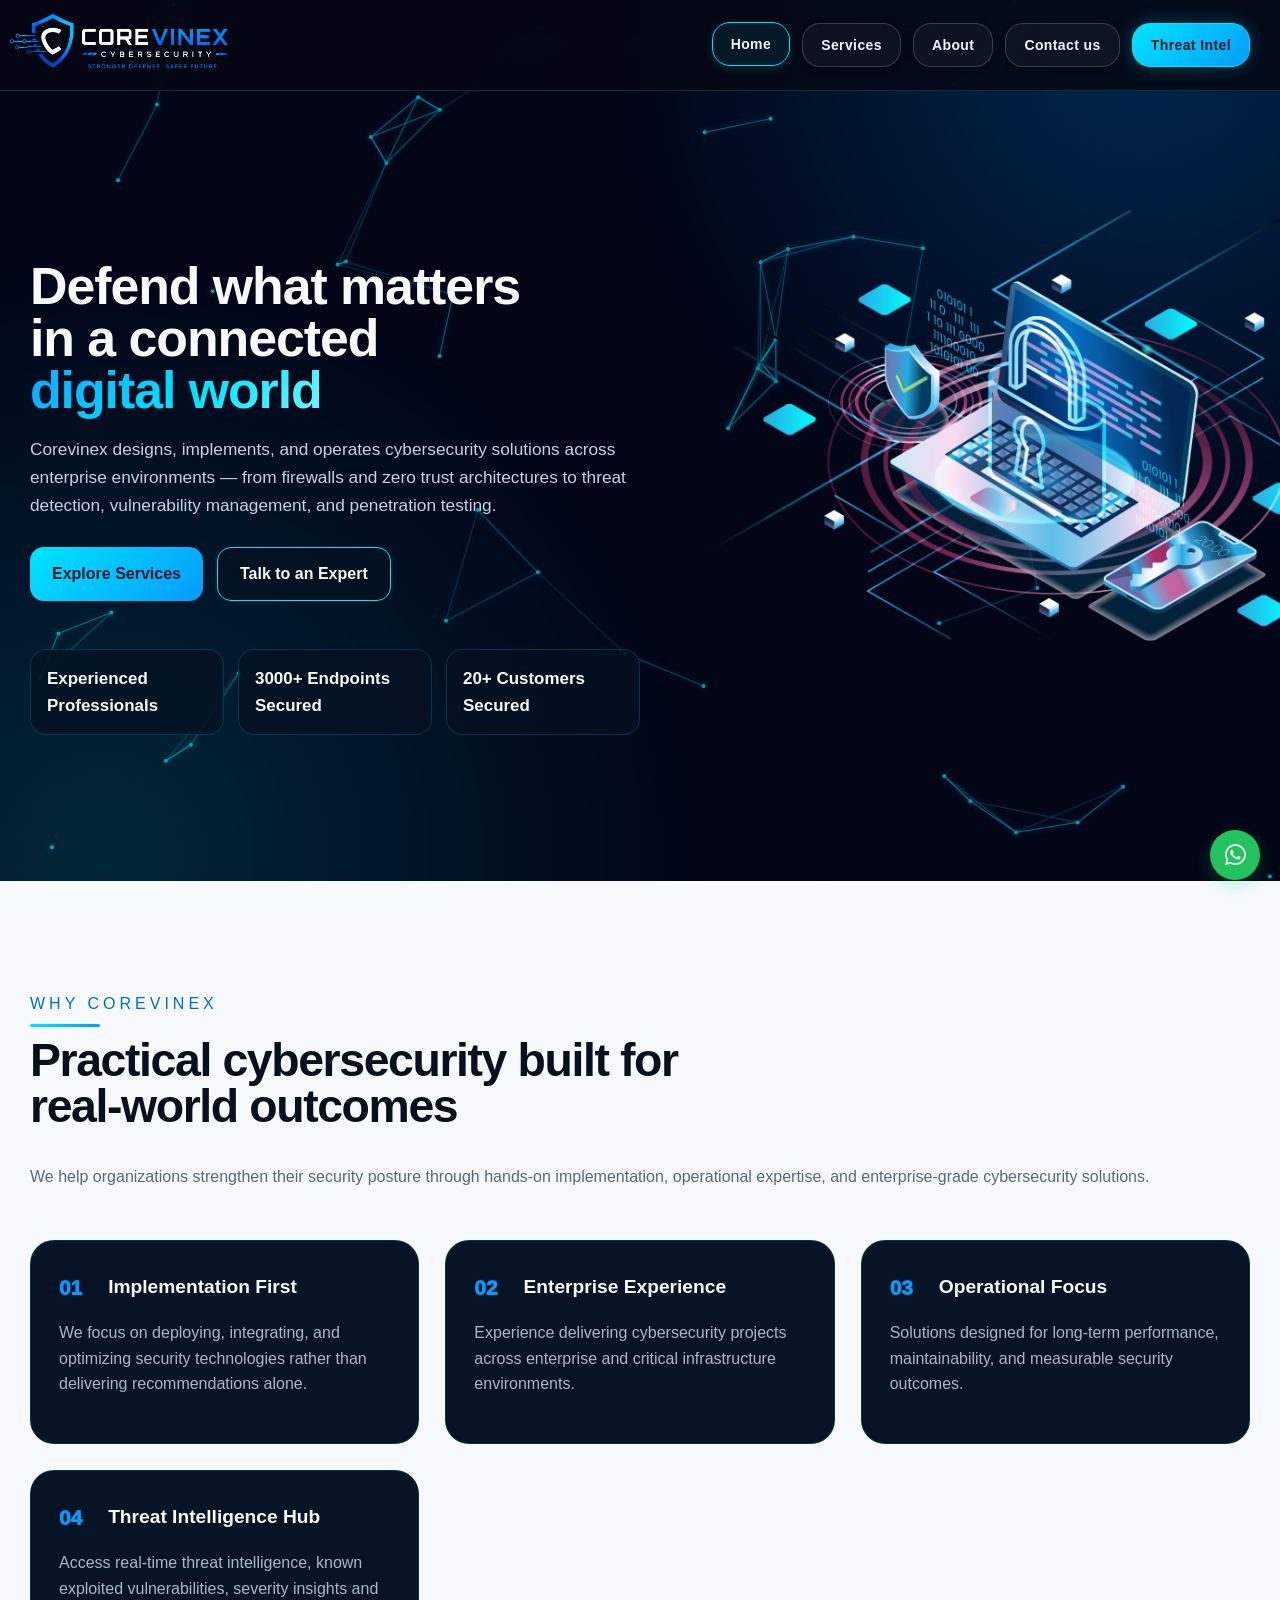
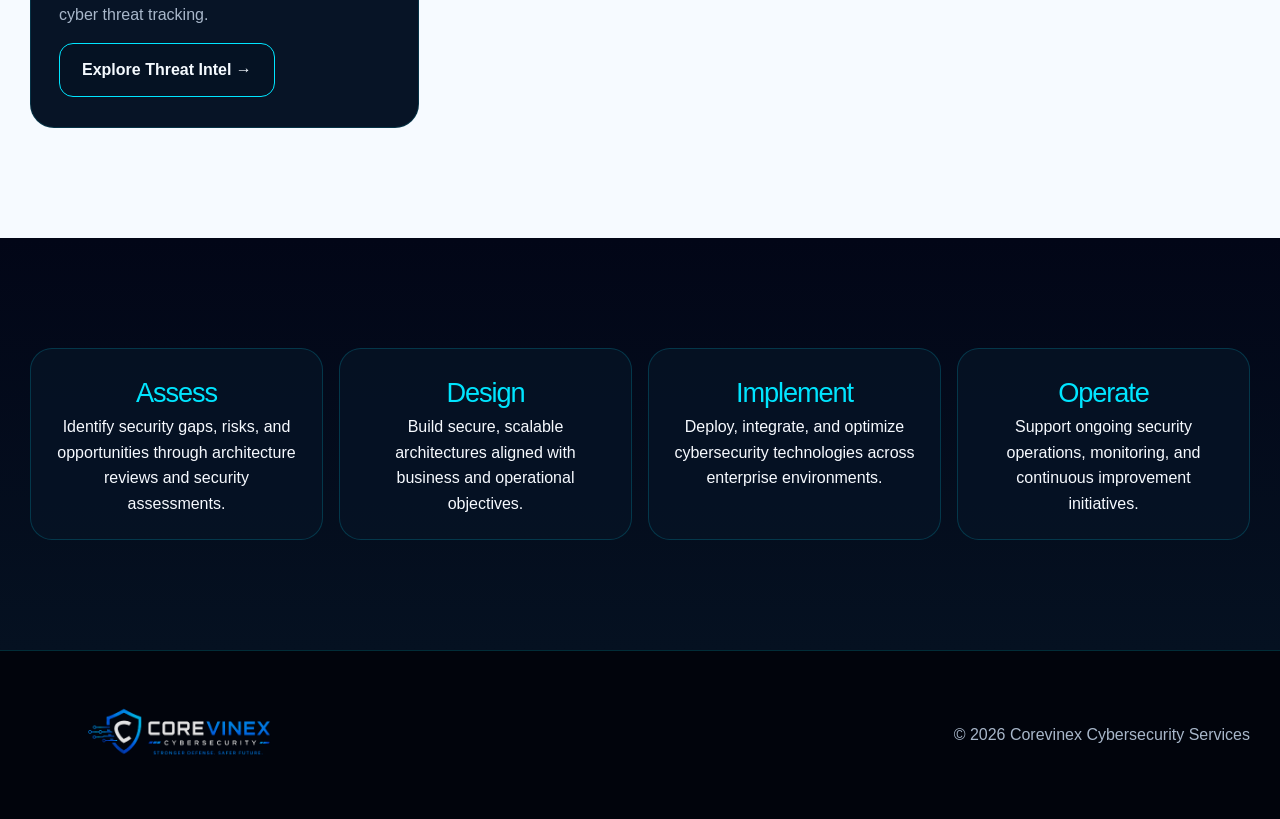
<file: index.html>
<!doctype html>
<html lang="en">
<head>
  <meta charset="utf-8">
  <meta name="viewport" content="width=device-width,initial-scale=1">
  <meta name="description" content="Corevinex Cybersecurity services provides security architecture, network security engineering, cloud security, endpoint security, vulnerability management, penetration testing and Zero Trust implementation services in the UAE and beyond.">
  <title>Corevinex Cybersecurity Services | Home</title>
  <link rel="stylesheet" href="css/styles.css">
  <link rel="icon" type="image/png" sizes="512x512" href="/favicon.png">
  <link rel="icon" href="/favicon.ico" sizes="any">
  <link rel="stylesheet" href="https://cdnjs.cloudflare.com/ajax/libs/font-awesome/6.5.2/css/all.min.css">
  <link rel="canonical" href="https://corevinex.com/" />
  <meta property="og:url" content="https://corevinex.com/" />
	
  <meta property="og:title"
        content="Corevinex Cybersecurity Services">
  <meta property="og:description"
        content="Design, deploy and operate cybersecurity solutions across enterprise environments.">
  <meta property="og:image"
        content="https://corevinex.com/favicon.png">
  <meta property="og:type"
        content="website">

  <script type="application/ld+json">
  {
    "@context": "https://schema.org",
    "@type": "Organization",
    "name": "Corevinex Cybersecurity Services",
    "url": "https://corevinex.com",
    "logo": "https://corevinex.com/favicon.png",
    "description": "Corevinex is a cybersecurity services company specializing in security architecture, network security engineering, cloud security, endpoint security, vulnerability management, penetration testing, and Zero Trust implementation.",
    "email": "info@corevinex.com",
    "telephone": "+971557892001",
    "address": {
      "@type": "PostalAddress",
      "addressLocality": "Dubai",
      "addressCountry": "AE"
    }
  }
  </script>

</head>

<body>
  <div class="aurora"></div>
  <canvas id="particles" aria-hidden="true"></canvas>

  <div class="site">

    <header class="header">
      <div class="container nav">
        <a href="index.html">
          <img class="logo" src="assets/corevinex-logo.svg" alt="Corevinex Cybersecurity logo">
        </a>

        <nav class="links" aria-label="Primary navigation">
          <a class="active" href="index.html">Home</a>
          <a href="services.html">Services</a>
		  <a href="about.html">About</a>
          <a href="contact.html">Contact us</a>
		  <a class="threat-intel-nav" href="threat-intel-hub.html">
			    Threat Intel
		  </a>
        </nav>
      </div>
    </header>

    <main>

      <section class="hero">
        <div class="container hero-grid">

          <div class="reveal">

            <h1>
              Defend what matters<br>
              in a connected<br>
              <span class="gradient-word">digital world</span>
            </h1>

            <p class="lead">
              Corevinex designs, implements, and operates cybersecurity solutions across enterprise
              environments — from firewalls and zero trust architectures to threat detection,
              vulnerability management, and penetration testing.
            </p>

            <div class="actions">
              <a class="btn primary" href="services.html">Explore Services</a>
              <a class="btn ghost" href="contact.html">Talk to an Expert</a>
            </div>

            <div class="trust">
              <div>
                <strong>Experienced Professionals</strong>
              </div>
              <div>
                <strong>3000+ Endpoints Secured</strong>
              </div>
              <div>
                <strong>20+ Customers Secured</strong>
              </div>
            </div>
          </div>

          <div class="map-panel reveal">
            <div class="map-wrap">
              <img src="assets/Index_security.png">
            </div>

        </div>
      </section>

      <section class="section light">
        <div class="container">

          <div class="section-head reveal">
            <div>
              <div class="label">WHY COREVINEX</div>
              <h2>Practical cybersecurity built for real-world outcomes</h2>
              <p>
                We help organizations strengthen their security posture through hands-on implementation, operational expertise, and enterprise-grade cybersecurity solutions.
              </p>
            </div>
          </div>
</article>


<div class="grid-3">

    <article class="card reveal">
        <h3><span class="num">01</span> Implementation First</h3>
        <p>
            We focus on deploying, integrating, and optimizing security technologies rather than delivering recommendations alone.
        </p>
    </article>

    <article class="card reveal">
        <h3><span class="num">02</span> Enterprise Experience</h3>
        <p>
            Experience delivering cybersecurity projects across enterprise and critical infrastructure environments.
        </p>
    </article>

    <article class="card reveal">
        <h3><span class="num">03</span> Operational Focus</h3>
        <p>
            Solutions designed for long-term performance, maintainability, and measurable security outcomes.
        </p>
    </article>

    <article class="card reveal">
        <h3><span class="num">04</span> Threat Intelligence Hub</h3>
        <p>
            Access real-time threat intelligence, known exploited vulnerabilities, severity insights and cyber threat tracking.
        </p>

        <a href="threat-intel-hub.html" class="btn ghost">
            Explore Threat Intel →
        </a>
    </article>

</div>

        </div>
      </section>

      <section class="section dark">
        <div class="container">

          <div class="dashboard reveal">
            <div class="metric">
              <strong>Assess</strong>
              <span>Identify security gaps, risks, and opportunities through architecture reviews and security assessments.</span>
            </div>

            <div class="metric">
              <strong>Design</strong>
              <span>Build secure, scalable architectures aligned with business and operational objectives.</span>
            </div>

            <div class="metric">
              <strong>Implement</strong>
              <span>Deploy, integrate, and optimize cybersecurity technologies across enterprise environments.</span>
            </div>

            <div class="metric">
              <strong>Operate</strong>
              <span>Support ongoing security operations, monitoring, and continuous improvement initiatives.</span>
            </div>
          </div>

        </div>
      </section>
    </main>
    <footer class="footer">
      <div class="container footer-wrap">
        <img class="logo" src="assets/corevinex-logo.svg" alt="Corevinex Cybersecurity logo">
        <div>
          © 2026 Corevinex Cybersecurity Services
        </div>
      </div>
    </footer>
  </div>
  <script src="js/main.js"></script>


<a href="https://wa.me/971557892001?text=Hello%20Corevinex"
   class="floating-whatsapp"
   target="_blank"
   rel="noopener noreferrer"
   aria-label="Chat on WhatsApp">

   <i class="fa-brands fa-whatsapp"></i>

</a>


</body>
</html>
</file>
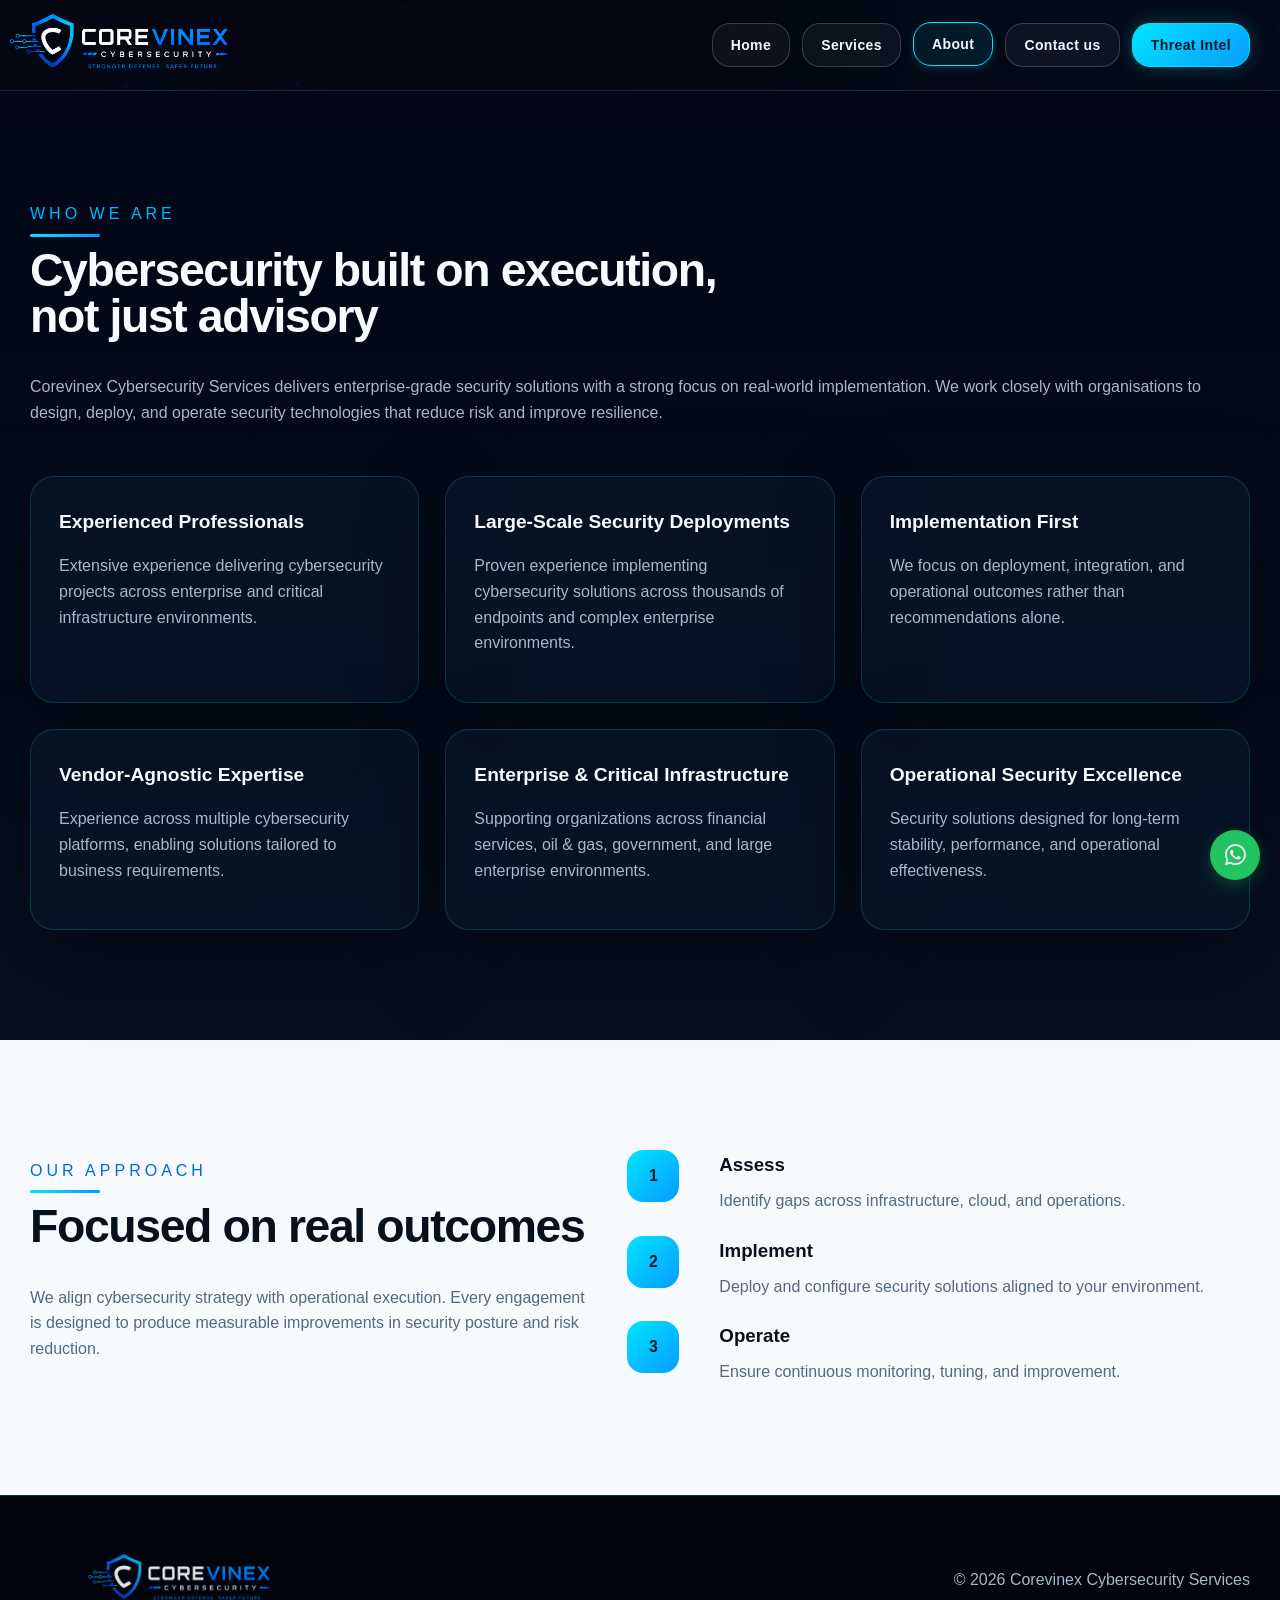
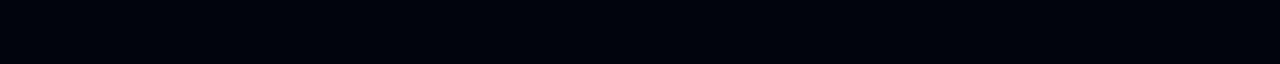
<file: about.html>
<!doctype html>
<html lang="en">
<head>
  <meta charset="utf-8">
  <meta name="viewport" content="width=device-width,initial-scale=1">
  <title>Corevinex Cybersecurity Services | About</title>
  <link rel="stylesheet" href="css/styles.css">
  <link rel="icon" type="image/png" sizes="512x512" href="/favicon.png">
  <link rel="icon" href="/favicon.ico" sizes="any">
  <link rel="canonical" href="https://corevinex.com/about.html" />
  <link rel="stylesheet" href="https://cdnjs.cloudflare.com/ajax/libs/font-awesome/6.5.2/css/all.min.css">
  <meta property="og:url" content="https://corevinex.com/about.html" />
</head>

<body>
  <div class="aurora"></div>
  <canvas id="particles"></canvas>

  <div class="site">

    <!-- Header -->
    <header class="header">
      <div class="container nav">
        <a href="index.html">
          <img class="logo" src="assets/corevinex-logo.svg">
        </a>
        <nav class="links">
          <a href="index.html">Home</a>
          <a href="services.html">Services</a>
          <a class="active" href="about.html">About</a>
          <a href="contact.html">Contact us</a>
          <a class="threat-intel-nav" href="threat-intel-hub.html">
			      Threat Intel
		    	</a>
        </nav>
      </div>
    </header>

    <!-- Main -->
    <main>

      <section class="section dark">
        <div class="container">

          <div class="section-head reveal">
            <div>
              <div class="label">Who We Are</div>
              <h2>Cybersecurity built on execution,<br>
                  not just advisory
              </h2>
              <p>
                Corevinex Cybersecurity Services delivers enterprise-grade security solutions
                with a strong focus on real-world implementation. We work closely with
                organisations to design, deploy, and operate security technologies
                that reduce risk and improve resilience.
              </p>
            </div>
          </div>

          <div class="grid-3">

            <div class="card reveal">
              <h3>Experienced Professionals</h3>
              <p>Extensive experience delivering cybersecurity projects across enterprise and critical infrastructure environments.</p>
            </div>

            <div class="card reveal">
              <h3>Large-Scale Security Deployments</h3>
              <p>Proven experience implementing cybersecurity solutions across thousands of endpoints and complex enterprise environments.</p>
            </div>

            <div class="card reveal">
              <h3>Implementation First</h3>
              <p>We focus on deployment, integration, and operational outcomes rather than recommendations alone.</p>
            </div>
            
            <div class="card reveal">
              <h3>Vendor-Agnostic Expertise</h3>
              <p>Experience across multiple cybersecurity platforms, enabling solutions tailored to business requirements.</p>
            </div>

             <div class="card reveal">
              <h3>Enterprise & Critical Infrastructure</h3>
              <p>Supporting organizations across financial services, oil & gas, government, and large enterprise environments.</p>
            </div>

             <div class="card reveal">
              <h3>Operational Security Excellence</h3>
              <p>Security solutions designed for long-term stability, performance, and operational effectiveness.</p>
            </div>
            
          </div>
        </div>
      </section>

      <section class="section light">
        <div class="container split">

          <div class="reveal">
            <div class="label">Our Approach</div>
            <h2>Focused on real outcomes</h2>
            <p>
              We align cybersecurity strategy with operational execution.
              Every engagement is designed to produce measurable improvements
              in security posture and risk reduction.
            </p>
          </div>

          <div class="steps reveal">

            <div class="step">
              <div class="step-icon">1</div>
              <div>
                <h3>Assess</h3>
                <p>Identify gaps across infrastructure, cloud, and operations.</p>
              </div>
            </div>

            <div class="step">
              <div class="step-icon">2</div>
              <div>
                <h3>Implement</h3>
                <p>Deploy and configure security solutions aligned to your environment.</p>
              </div>
            </div>
            <div class="step">
              <div class="step-icon">3</div>
              <div>
                <h3>Operate</h3>
                <p>Ensure continuous monitoring, tuning, and improvement.</p>
              </div>
            </div>
          </div>
        </div>
      </section>
    </main>

    <!-- Footer -->
    <footer class="footer">
      <div class="container footer-wrap">
        <img class="logo" src="assets/corevinex-logo.svg" alt="Corevinex Cybersecurity logo">
        <div>© 2026 Corevinex Cybersecurity Services</div>
      </div>
    </footer>
  </div>
  <script src="js/main.js"></script>
 
<a href="https://wa.me/971557892001?text=Hello%20Corevinex"
   class="floating-whatsapp"
   target="_blank"
   rel="noopener noreferrer"
   aria-label="Chat on WhatsApp">

   <i class="fa-brands fa-whatsapp"></i>

</a>


</body>
</html>
</file>
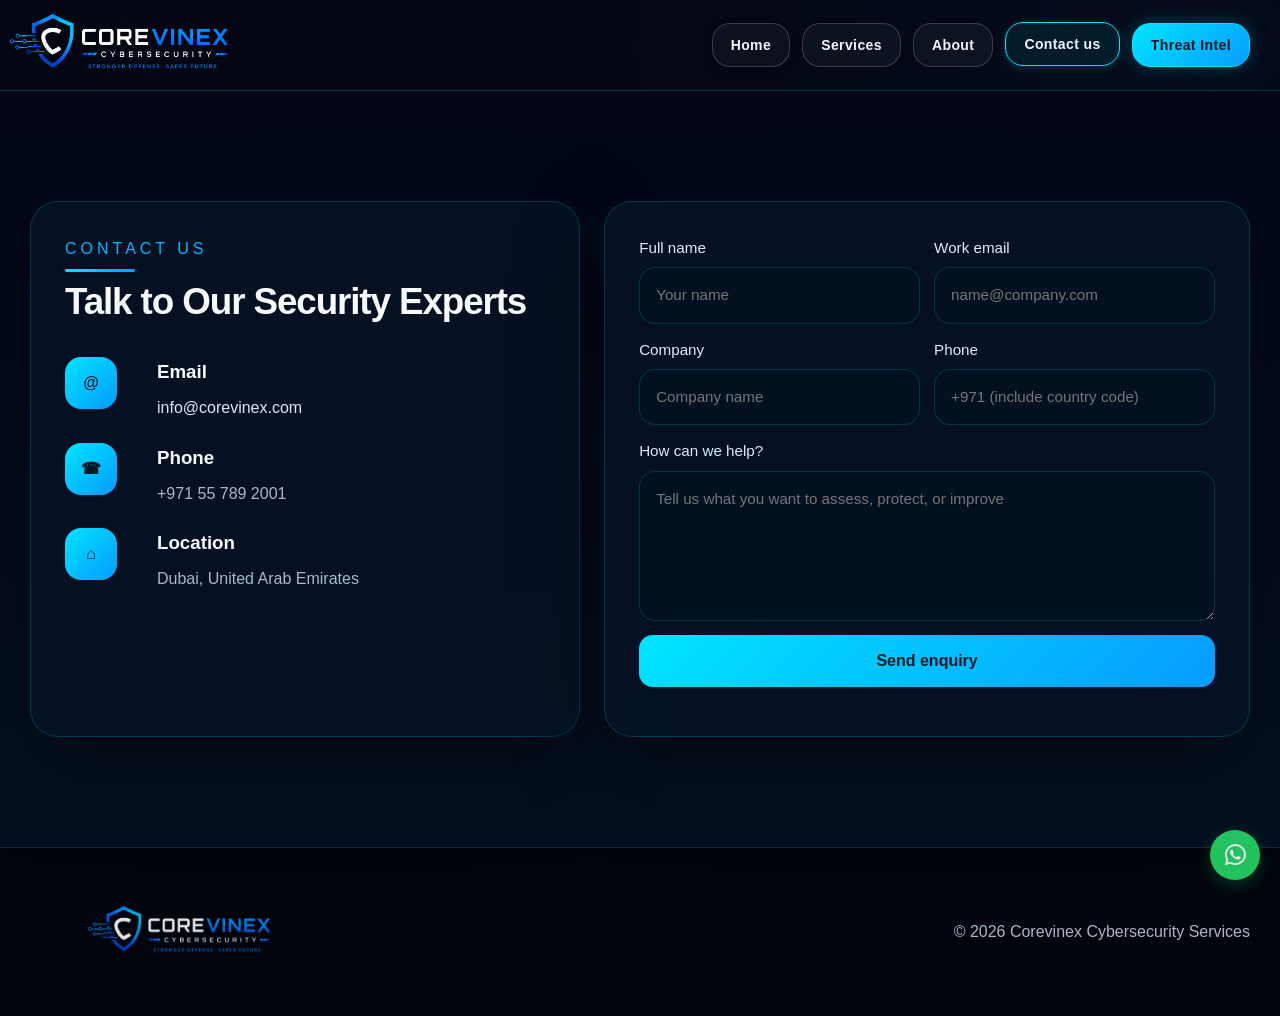
<file: contact.html>
<!doctype html>
<html lang="en">

<head>
    <meta charset="utf-8">
    <meta name="viewport" content="width=device-width,initial-scale=1">
    <meta name="description" content="Corevinex Cybersecurity — enterprise cyber defense, cloud security, incident readiness and global threat visibility.">
    <title>Corevinex Cybersecurity Services | Contact us</title>
    <link rel="stylesheet" href="css/styles.css">
	<link rel="icon" type="image/png" sizes="512x512" href="/favicon.png">
 	<link rel="icon" href="/favicon.ico" sizes="any">
	<link rel="stylesheet" href="https://cdnjs.cloudflare.com/ajax/libs/font-awesome/6.5.2/css/all.min.css">
	<link rel="canonical" href="https://corevinex.com/contact.html" />
    <meta property="og:url" content="https://corevinex.com/contact.html" />
</head>

<body>
    <div class="aurora"></div>
    <canvas id="particles" aria-hidden="true"></canvas>

    <div class="site">

        <header class="header">
            <div class="container nav">
                <a href="index.html">
                    <img class="logo" src="assets/corevinex-logo.svg" alt="Corevinex Cybersecurity logo">
                </a>

                <nav class="links" aria-label="Primary navigation">
                    <a href="index.html">Home</a>
                    <a href="services.html">Services</a>
					<a href="about.html">About</a>
                    <a class="active" href="contact.html">Contact us</a>
					<a class="threat-intel-nav" href="threat-intel-hub.html">
			   			 Threat Intel
					</a>
                </nav>
            </div>
        </header>

        <main>
            <section class="section dark">
                <div class="container contact-grid">

                    <div class="panel reveal">
                        <div class="label">Contact us</div>
                        <h2 class="contact-heading">Talk to Our Security Experts</h2>
                        <div class="steps">
                            <div class="step">
                                <div class="step-icon">@</div>
								<div>
								    <h3>Email</h3>
								    <p>
								        <a href="mailto:info@corevinex.com" class="contact-link">
								            info@corevinex.com
								        </a>
								    </p>
								</div>

                            </div>

                            <div class="step">
                                <div class="step-icon">☎</div>
				
								<div>
								    <h3>Phone</h3>
								    <p>+971 55 789 2001</p>
<!--								    <a href="https://wa.me/971557892001"
								       target="_blank"
								       rel="noopener noreferrer"
								       class="whatsapp-btn">
								       <span>💬</span> Chat on WhatsApp
								    </a>
-->									
								</div>

                            </div>

                            <div class="step">
                                <div class="step-icon">⌂</div>

                                <div>
                                    <h3>Location</h3>
                                    <p>Dubai, United Arab Emirates</p>
                                </div>
                            </div>

                        </div>
                    </div>

                    <div class="panel reveal">


					<form class="form" id="contactForm">
    					<input type="hidden" name="access_key" value="84b2a17a-31e8-4d76-a32a-1616a235ef39">
   						<input type="hidden" name="subject" value="New Corevinex Inquiry">
						<input type="hidden" name="to" value="info@corevinex.com">
						<input type="checkbox" name="botcheck" style="display:none;">
                            <label>
                                Full name
                                <input
                                    name="name"
                                    placeholder="Your name"
                                    required>
                            </label>

                            <label>
                                Work email
                                <input
                                    type="email"
                                    name="email"
                                    placeholder="name@company.com"
                                    required>
                            </label>

                            <label>
                                Company
                                <input
                                    name="company"
                                    placeholder="Company name">
                            </label>

                            <label>
                                Phone
                                <input
                                    name="phone"
                                    placeholder="+971 (include country code)">
                            </label>

                            <label class="full">
                                How can we help?
                                <textarea
                                    name="message"
                                    placeholder="Tell us what you want to assess, protect, or improve"></textarea>
                            </label>

                            <button class="btn primary full" type="submit">
                                Send enquiry
                            </button>

                        </form>
					<div id="result" style="margin-top:15px;"></div>
                    </div>

                </div>
            </section>
        </main>

        <footer class="footer">
            <div class="container footer-wrap">
                <img class="logo" src="assets/corevinex-logo.svg" alt="Corevinex Cybersecurity logo">
                <div>
                    © 2026 Corevinex Cybersecurity Services
                </div>
            </div>
        </footer>
    </div>
    <script src="js/main.js"></script>
	
<script>
const form = document.getElementById("contactForm");
const result = document.getElementById("result");

form.addEventListener("submit", function (e) {
    e.preventDefault();

    result.innerHTML = "Sending...";

    const formData = new FormData(form);

    fetch("https://api.web3forms.com/submit", {
        method: "POST",
        body: formData
    })
    .then(res => res.json())
    .then(data => {
        if (data.success) {
            result.innerHTML = "<span style='color:#00e6a8;'>✔ Request submitted successfully. We'll contact you shortly.</span>";
            form.reset();
        } else {
            result.innerHTML = "<span style='color:red;'>❌ Failed to send message.</span>";
        }
    })
    .catch(() => {
        result.innerHTML = "<span style='color:red;'>❌ Error submitting form.</span>";
    });
});
</script>


<a href="https://wa.me/971557892001?text=Hello%20Corevinex"
   class="floating-whatsapp"
   target="_blank"
   rel="noopener noreferrer"
   aria-label="Chat on WhatsApp">

   <i class="fa-brands fa-whatsapp"></i>

</a>

	
</body>
</html>
</file>
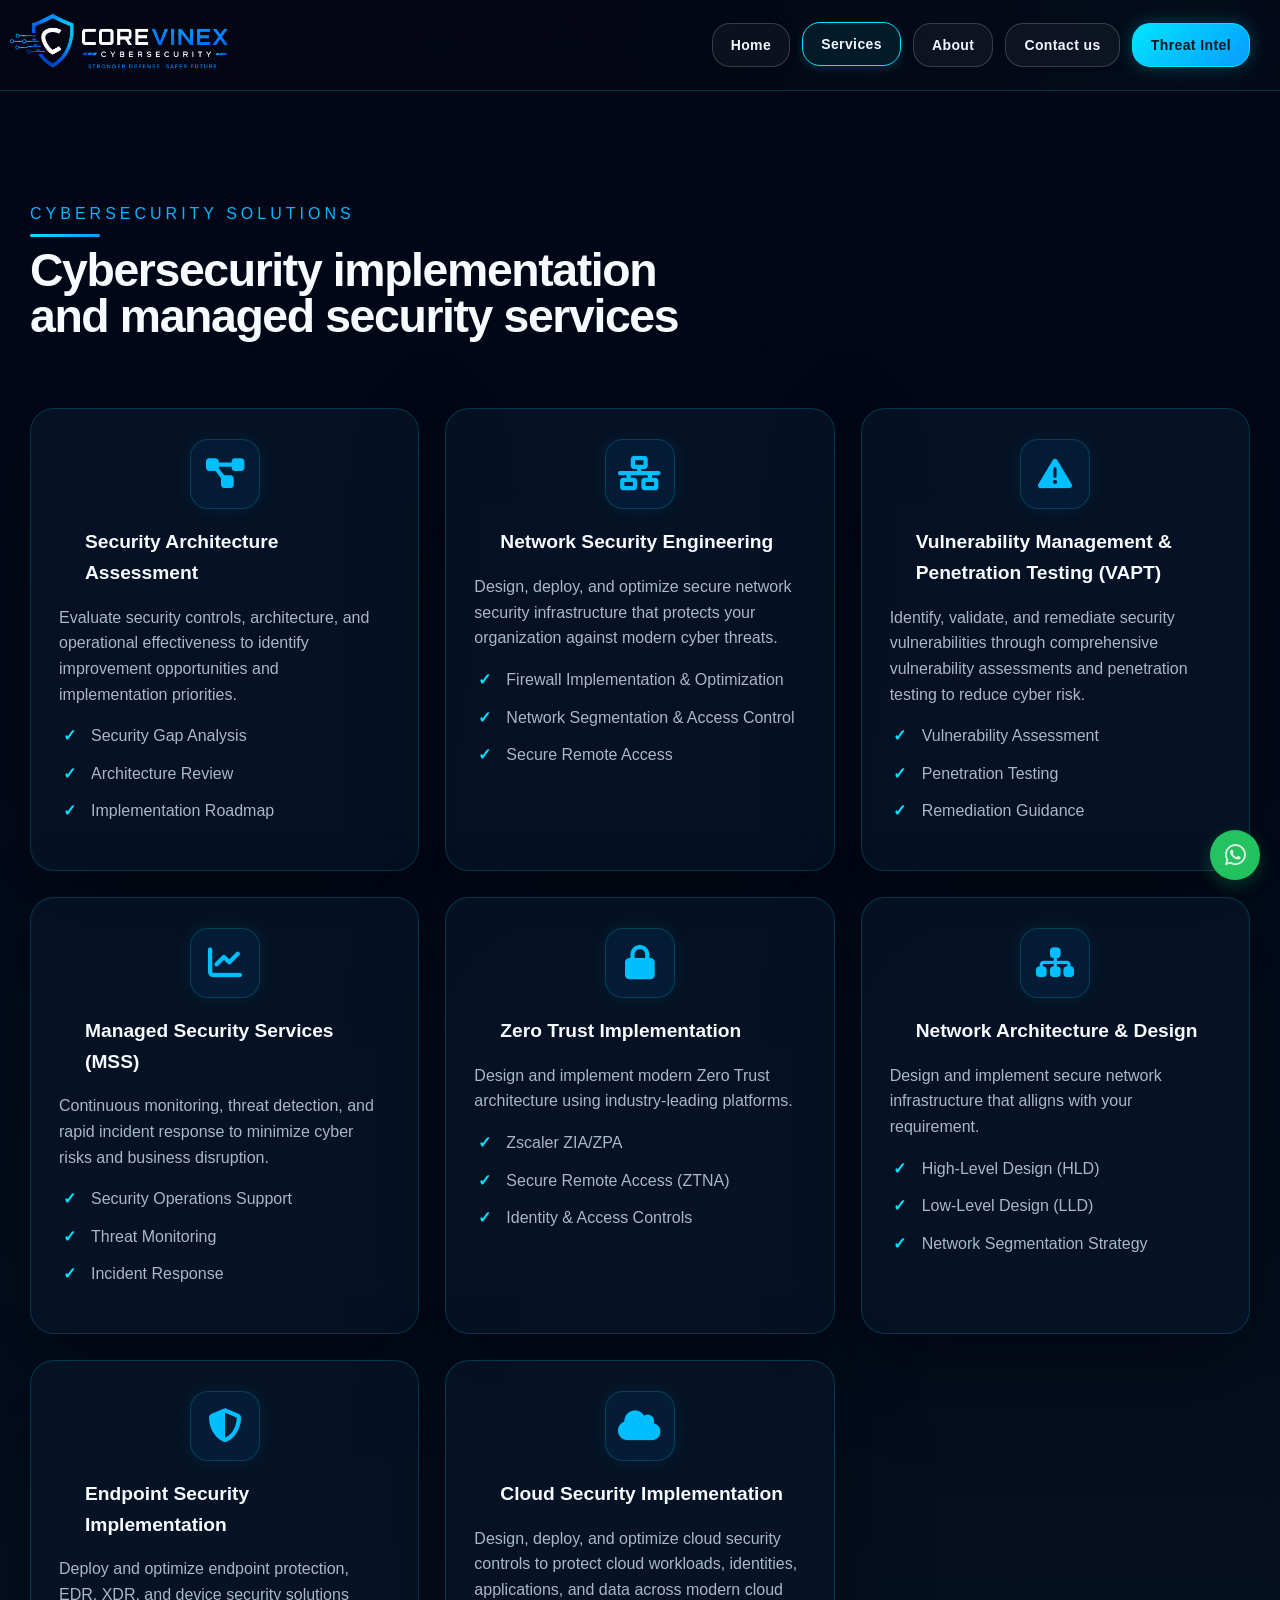
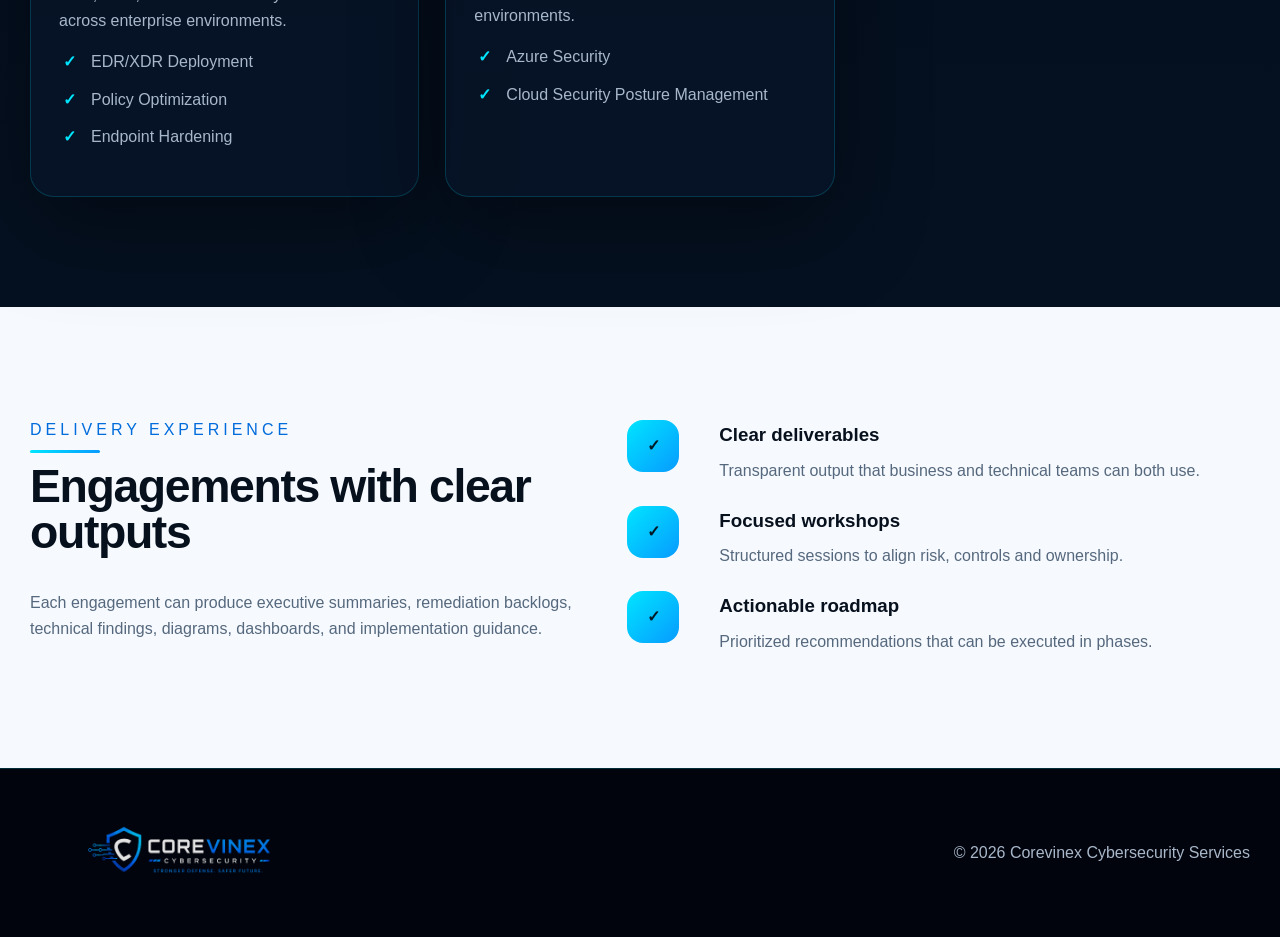
<file: services.html>
<!doctype html>
<html lang="en">
<head>
  <meta charset="utf-8">
  <meta name="viewport" content="width=device-width,initial-scale=1">
  <meta name="description" content="Corevinex Cybersecurity — enterprise cyber defense, cloud security, incident readiness and global threat visibility.">
  <title>Corevinex Cybersecurity Services | Services</title>
  <link rel="stylesheet" href="css/styles.css">
  <link rel="icon" type="image/png" sizes="512x512" href="/favicon.png">
  <link rel="icon" href="/favicon.ico" sizes="any">
  <link rel="stylesheet" href="https://cdnjs.cloudflare.com/ajax/libs/font-awesome/6.5.2/css/all.min.css">
  <link rel="canonical" href="https://corevinex.com/services.html" />
  <meta property="og:url" content="https://corevinex.com/services.html" />
</head>
<body>
  <div class="aurora"></div>
  <canvas id="particles" aria-hidden="true"></canvas>
  <div class="site">

    <!-- Header -->
    <header class="header">
      <div class="container nav">
        <a href="index.html">
          <img class="logo" src="assets/corevinex-logo.svg" alt="Corevinex Cybersecurity logo">
        </a>

        <nav class="links" aria-label="Primary navigation">
          <a href="index.html">Home</a>
          <a class="active" href="services.html">Services</a>
		  <a href="about.html">About</a>
          <a href="contact.html">Contact us</a>    
		  <a class="threat-intel-nav" href="threat-intel-hub.html">
			    Threat Intel
			</a>
        </nav>
      </div>
    </header>

    <!-- Main -->
    <main>

      <!-- Services Section -->
      <section class="section dark">
        <div class="container">
          <div class="section-head reveal">
            <div>
              <div class="label">CYBERSECURITY SOLUTIONS</div>
              <h2>Cybersecurity implementation and managed security services</h2>
            </div>
          </div>

          <div class="grid-3">
               <article class="card reveal">
			<div class="service-icon">
			<i class="fa-solid fa-diagram-project"></i>
		  </div>
              <h3><span class="num"> </span>Security Architecture Assessment</h3>
              <p>Evaluate security controls, architecture, and operational effectiveness to identify improvement opportunities and implementation priorities.</p>
              <ul>
                <li>Security Gap Analysis</li>
                <li>Architecture Review</li>
                <li>Implementation Roadmap</li>
              </ul>
            </article>

            <article class="card reveal">
			<div class="service-icon">
				<i class="fa-solid fa-network-wired"></i>
			</div>
              <h3><span class="num"> </span>Network Security Engineering</h3>
              <p>Design, deploy, and optimize secure network security infrastructure that protects your organization against modern cyber threats.</p>
              <ul>
                <li>Firewall Implementation & Optimization</li>
                <li>Network Segmentation & Access Control</li>
                <li>Secure Remote Access</li>
              </ul>
            </article>

            <article class="card reveal">
			<div class="service-icon">
				<i class="fas fa-triangle-exclamation"></i>
			</div>
              <h3><span class="num"> </span>Vulnerability Management & Penetration Testing (VAPT)</h3>
              <p>Identify, validate, and remediate security vulnerabilities through comprehensive vulnerability assessments and penetration testing to reduce cyber risk.</p>
              <ul>
                <li>Vulnerability Assessment</li>
                <li>Penetration Testing</li>
                <li>Remediation Guidance</li>
              </ul>
            </article>

            <article class="card reveal">
			<div class="service-icon">
				<i class="fas fa-chart-line"></i>
			</div>
              <h3><span class="num"> </span>Managed Security Services (MSS)</h3>
              <p>Continuous monitoring, threat detection, and rapid incident response to minimize cyber risks and business disruption.</p>
              <ul>
                <li>Security Operations Support</li>
                <li>Threat Monitoring</li>
                <li>Incident Response</li>
              </ul>
            </article>

<article class="card reveal"> 
<div class="service-icon">
	<i class="fas fa-lock"></i>
</div>
<h3><span class="num"> </span> Zero Trust Implementation</h3> 
<p>Design and implement modern Zero Trust architecture using industry-leading platforms.</p> 
<ul> 
	<li>Zscaler ZIA/ZPA</li> 
	<li>Secure Remote Access (ZTNA)</li> 
	<li>Identity & Access Controls</li> 
</ul> 
</article>

<article class="card reveal"> 
<div class="service-icon">
	<i class="fa-solid fa-sitemap"></i>
</div>
<h3><span class="num"> </span>Network Architecture &amp; Design</h3> 
<p>Design and implement secure network infrastructure that alligns with your requirement.</p> 
<ul> 
	<li>High-Level Design (HLD)</li> 
	<li>Low-Level Design (LLD)</li> 
	<li>Network Segmentation Strategy</li> 
</ul> 
</article>

        <article class="card reveal">
			<div class="service-icon">
				<i class="fa-solid fa-shield-halved"></i>
			</div>
              <h3><span class="num"> </span>Endpoint Security Implementation</h3>
              <p>Deploy and optimize endpoint protection, EDR, XDR, and device security solutions across enterprise environments.</p>
              <ul>
                <li>EDR/XDR Deployment</li>
                <li>Policy Optimization</li>
                <li>Endpoint Hardening</li>
              </ul>
            </article>			

		<article class="card reveal">
			<div class="service-icon">
				<i class="fa-solid fa-cloud"></i>
			</div>
              <h3><span class="num"> </span>Cloud Security Implementation</h3>
              <p>Design, deploy, and optimize cloud security controls to protect cloud workloads, identities, applications, and data across modern cloud environments.</p>
              <ul>
                <li>Azure Security</li>
                <li>Cloud Security Posture Management</li>
              </ul>
            </article>	
			  
          </div>
        </div>
      </section>

      <!-- Delivery Section -->
      <section class="section light">
        <div class="container split">

          <div class="reveal">
            <div class="label">Delivery experience</div>
            <h2>Engagements with clear outputs</h2>
            <p>
              Each engagement can produce executive summaries, remediation backlogs,
              technical findings, diagrams, dashboards, and implementation guidance.
            </p>
          </div>

          <div class="steps reveal">

            <div class="step">
              <div class="step-icon">✓</div>
              <div>
                <h3>Clear deliverables</h3>
                <p>Transparent output that business and technical teams can both use.</p>
              </div>
            </div>

            <div class="step">
              <div class="step-icon">✓</div>
              <div>
                <h3>Focused workshops</h3>
                <p>Structured sessions to align risk, controls and ownership.</p>
              </div>
            </div>

            <div class="step">
              <div class="step-icon">✓</div>
              <div>
                <h3>Actionable roadmap</h3>
                <p>Prioritized recommendations that can be executed in phases.</p>
              </div>
            </div>
          </div>
        </div>
      </section>
    </main>

    <!-- Footer -->
    <footer class="footer">
      <div class="container footer-wrap">
        <img class="logo" src="assets/corevinex-logo.svg" alt="Corevinex Cybersecurity logo">
        <div>© 2026 Corevinex Cybersecurity Services</div>
      </div>
    </footer>
  </div>
  <script src="js/main.js"></script>

<a href="https://wa.me/971557892001?text=Hello%20Corevinex"
   class="floating-whatsapp"
   target="_blank"
   rel="noopener noreferrer"
   aria-label="Chat on WhatsApp">

   <i class="fa-brands fa-whatsapp"></i>

</a>

</body>
</html>
</file>
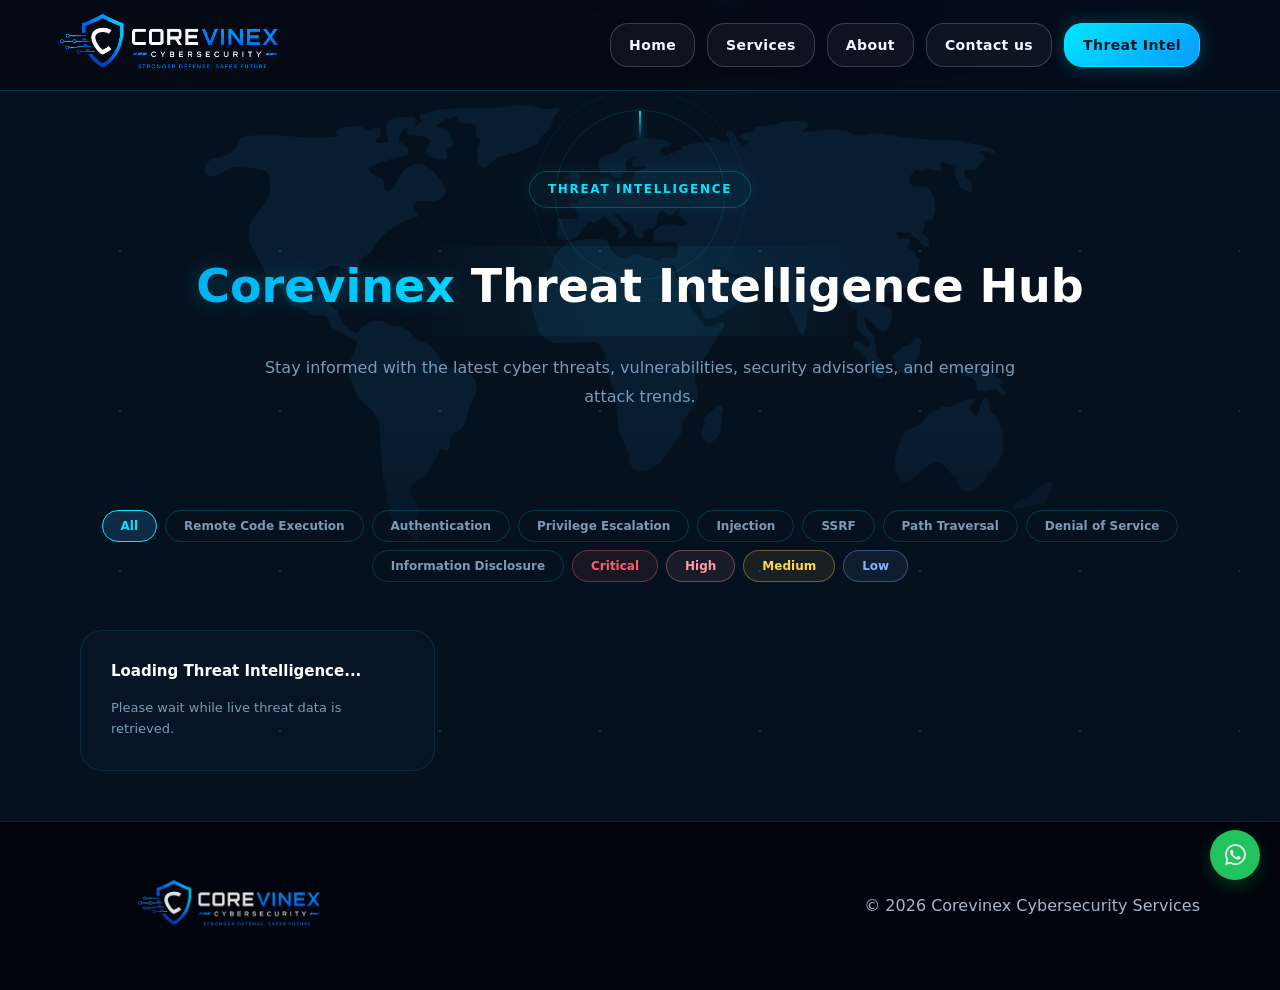
<file: threat-intel-hub.html>
<!DOCTYPE html>
<html lang="en">
<head>
<meta charset="UTF-8">
<meta name="viewport" content="width=device-width, initial-scale=1.0">
<link rel="stylesheet" href="css/styles.css">
<link rel="icon" type="image/png" sizes="512x512" href="/favicon.png">
<link rel="icon" href="/favicon.ico" sizes="any">
<link rel="canonical" href="https://corevinex.com/threat-intel-hub.html">
<link rel="stylesheet" href="https://cdnjs.cloudflare.com/ajax/libs/font-awesome/6.5.2/css/all.min.css">
<meta property="og:title" content="Corevinex Threat Intelligence Hub">
<meta property="og:description" content="Track critical vulnerabilities and emerging cyber threats.">
<meta property="og:image" content="https://corevinex.com/favicon.png">
<meta property="og:url" content="https://corevinex.com/threat-intel-hub.html">
<meta property="og:type" content="website">
<title>Corevinex Threat Intelligence Hub</title>
<style>
	
.threat-hub .section-head {
    display: flex;
    flex-direction: column;
    align-items: center;
    text-align: center;
    max-width: 900px;
    margin: 0 auto 40px;
}

.threat-hub .label::after{
    display:none !important;
}

.feed-status{
    display:flex;
    justify-content:center;
    align-items:center;
    gap:24px;
    margin-top:20px;
    color:#86a8c7;
    font-size:13px;
    flex-wrap:wrap;
}

.threat-hub{
    padding: 80px 0 50px;
    background: #06111F;
}

.threat-hub .label{
    display:inline-flex;
    align-items:center;
    justify-content:center;
    padding:8px 18px;
    margin-bottom:10px;
    border-radius:999px;
    border:1px solid rgba(0,229,255,.25);
    background:rgba(0,229,255,.04);
		box-shadow:
		0 0 20px rgba(0,229,255,.08);
    color:#00E5FF;
    font-size:12px;
    font-weight:600;
    letter-spacing:.14em;
    text-transform:uppercase;
}

.threat-hub .section-head h2{
    font-size:46px;
    line-height:1.05;
    margin:0 0 14px 0;
    max-width:none;
}

.threat-hub .section-head p{
    max-width:760px;
    margin:4px auto 0;
    font-size:16px;
    line-height:1.8;
}

#feedLastUpdated,
#nextRefresh {
    margin-top: 12px;
    text-align: center;
}

  *, *::before, *::after { box-sizing: border-box; margin: 0; padding: 0; }

  body {
    font-family: 'Segoe UI', system-ui, -apple-system, sans-serif;
    background: #06111F;
    color: #fff;
  }

  /* ── Section ── */
  .container {
    max-width: 1200px;
    margin: 0 auto;
    padding: 0 40px;
  }

  /* ── Section Head ── */
  .section-head {
    text-align: center;
    max-width: 620px;
    margin: 0 auto 56px;
  }


.links a.threat-intel-nav.active{
    background: linear-gradient(
        135deg,
        #00E5FF,
        #079BFF
    );

    border-color: #00E5FF;
    color: #001925;

    box-shadow:
        0 0 18px rgba(0,229,255,.25);
}

  .label {
    display: inline-block;
    font-size: 11px;
    font-weight: 700;
    letter-spacing: .12em;
    text-transform: uppercase;
    color: #00E5FF;
    border: 1px solid rgba(0, 229, 255, .3);
    border-radius: 30px;
    padding: 6px 16px;
    margin-bottom: 18px;
  }

  .section-head h2 {
    font-size: 36px;
    font-weight: 700;
    color: #fff;
    margin-bottom: 14px;
    line-height: 1.2;
  }

  .section-head p {
    font-size: 15px;
    color: #7a9bb5;
    line-height: 1.75;
  }

  /* ── Category Filter Bar ── */
  .threat-cats {
    display: flex;
    flex-wrap: wrap;
    gap: 8px;
    justify-content: center;
    margin-bottom: 48px;
  }

  .cat-btn {
    background: transparent;
    border: 1px solid rgba(0, 229, 255, .18);
    color: #7a9bb5;
    border-radius: 30px;
    padding: 8px 18px;
    font-size: 12px;
    font-weight: 600;
    font-family: inherit;
    cursor: pointer;
    transition: border-color .2s, color .2s, background .2s;
    white-space: nowrap;
  }

  .cat-btn:hover {
    border-color: #00BFFF;
    color: #00BFFF;
  }

  .cat-btn.active {
    background: #0E2B45;
    border-color: #00E5FF;
    color: #00E5FF;
  }

  /* ── Grid ── */
  .threat-grid {
    display: grid;
    grid-template-columns: repeat(3, 1fr);
    gap: 28px;
    align-items: start;
  }

  /* ── Cards ── */
  .threat-card {
    background: #071426;
    border-radius: 22px;
    padding: 30px;
    border: 1px solid rgba(0, 229, 255, .12);
    transition: transform .32s, border-color .32s;
    display: flex;
    flex-direction: column;
    gap: 14px;
  }

  .threat-card:hover {
    transform: translateY(-8px);
    border-color: #00E5FF;
  }

  .threat-card.hidden {
    display: none;
  }

  /* ── Severity Badges ── */
  .severity {
    display: inline-block;
    padding: 5px 14px;
    border-radius: 30px;
    font-size: 11px;
    font-weight: 700;
    letter-spacing: .04em;
    width: fit-content;
  }
  
	.critical-tag {
	  background:#5B1116;
	  color:#FF5C6A;
	}

	.high-tag {
	  background:#3B1518;
	  color:#FF7B86;
	}

	 .medium-tag {
	  background:#3D3200;
	  color:#FFD54A;
	  border:1px solid rgba(255,213,74,.20);
	}

	.info-tag {
	  background:#0E1D40;
	  color:#7EB5FF;
	}

  /* ── Card content ── */
  .threat-card h3 {
    font-size: 15px;
    font-weight: 700;
    color: #fff;
    line-height: 1.45;
  }

	.category-tag {
	  background:#063B3B;
	  color:#00E5FF;
	  border:1px solid rgba(0,229,255,.15);
	}

  .threat-card p {
    font-size: 13px;
    color: #7a9bb5;
    line-height: 1.65;
    flex: 1;
  }

  .card-footer {
    display: flex;
    align-items: center;
    justify-content: space-between;
    padding-top: 14px;
    border-top: 1px solid rgba(0, 229, 255, .08);
    margin-top: auto;
  }

.brand-blue{
    background:linear-gradient(
        90deg,
        #00AEEF 0%,
        #00D4FF 100%
    );
    -webkit-background-clip:text;
    -webkit-text-fill-color:transparent;
    background-clip:text;
}

  .card-date {
    font-size: 11px;
    color: #3d5c72;
    font-weight: 500;
  }

  .threat-card a {
    color: #00E5FF;
    font-size: 12px;
    font-weight: 700;
    text-decoration: none;
    transition: color .2s;
  }

  .threat-card a:hover {
    color: #fff;
  }

  /* ── Empty state ── */
  .empty-state {
    display: none;
    grid-column: 1 / -1;
    text-align: center;
    padding: 60px 20px;
    color: #3d5c72;
    font-size: 15px;
  }
	
	.severity-critical {
	  color:#FF5C6A;
	  border-color:rgba(255,92,106,.35);
	  background:rgba(255,92,106,.08);
	}

	.severity-high {
	  color:#FF9AA4;
	  border-color:rgba(255,154,164,.35);
	  background:rgba(255,154,164,.08);
	}

	.severity-medium {
	  color:#FFD54A;
	  border-color:rgba(255,213,74,.35);
	  background:rgba(255,213,74,.08);
	}

	.severity-low {
	  color:#7EB5FF;
	  border-color:rgba(126,181,255,.35);
	  background:rgba(126,181,255,.08);
	}

  .empty-state i {
    display: block;
    font-size: 32px;
    margin-bottom: 12px;
    opacity: .4;
  }

  /* ── Responsive ── */
  @media (max-width: 960px) {
    .threat-grid { grid-template-columns: repeat(2, 1fr); }
  }

  @media (max-width: 600px) {
    .threat-hub { padding: 80px 0; }
    .container { padding: 0 20px; }
    .section-head h2 { font-size: 26px; }
    .threat-grid { grid-template-columns: 1fr; gap: 20px; }
    .threat-cats { gap: 6px; }
    .cat-btn { padding: 7px 14px; font-size: 11px; }
  }
</style>
</head>
<body>

<div class="aurora"></div>
<canvas id="particles"></canvas>

<div class="site">

<header class="header">
  <div class="container nav">

    <a href="index.html">
      <img class="logo"
           src="assets/corevinex-logo.svg"
           alt="Corevinex Cybersecurity logo">
    </a>

    <nav class="links" aria-label="Primary navigation">
      <a href="index.html">Home</a>
      <a href="services.html">Services</a>
      <a href="about.html">About</a>
      <a href="contact.html">Contact us</a>
	  <a class="threat-intel-nav" href="threat-intel-hub.html">
		   Threat Intel
	  </a>


    </nav>

  </div>
</header>

<section class="threat-hub">
    <div class="container">
    <div class="section-head">
	    <div class="world-map-bg"></div>
    <div class="floating-particles"></div>
 	<div class="badge-wrapper">
    <div class="radar-ring"></div>
    <div class="label">Threat Intelligence</div>
	</div>

		<h2>
		    <span class="brand-blue">Corevinex</span>
		    Threat Intelligence Hub
		</h2>
      <p>
        Stay informed with the latest cyber threats, vulnerabilities,
        security advisories, and emerging attack trends.
      </p>
	 
	<div class="feed-status">
	    <span id="feedLastUpdated"></span>
	    <span id="nextRefresh"></span>
	</div>
    </div>

    <!-- Category Filter Bar -->
    <div class="threat-cats" role="group" aria-label="Filter threat categories">   
		<button class="cat-btn active" data-cat="all">All</button>
		<button class="cat-btn" data-cat="rce">Remote Code Execution</button>
		<button class="cat-btn" data-cat="auth">Authentication</button>
		<button class="cat-btn" data-cat="privilege">Privilege Escalation</button>
		<button class="cat-btn" data-cat="injection">Injection</button>
		<button class="cat-btn" data-cat="ssrf">SSRF</button>
		<button class="cat-btn" data-cat="traversal">Path Traversal</button>
		<button class="cat-btn" data-cat="dos">Denial of Service</button>
		<button class="cat-btn" data-cat="disclosure">Information Disclosure</button>
		
		<button class="cat-btn severity-critical" data-cat="critical">Critical</button>
		<button class="cat-btn severity-high" data-cat="high">High</button>
		<button class="cat-btn severity-medium" data-cat="medium">Medium</button>
		<button class="cat-btn severity-low" data-cat="info">Low</button>

    </div>

    <!-- Threat Cards Grid -->
    <div class="threat-grid" id="threatGrid">
		<div class="threat-card loading-card">
		  <h3>Loading Threat Intelligence...</h3>
		  <p>Please wait while live threat data is retrieved.</p>
		</div>

      <!-- Empty state (shown when a filter yields 0 results) -->
      <div class="empty-state" id="emptyState">
        <span>&#9673;</span>
        No items in this category yet. Check back soon.
      </div>

    </div><!-- /.threat-grid -->

  </div><!-- /.container -->
</section>

<script>
  (function () {
    const filterBar  = document.querySelector('.threat-cats');
    const emptyState = document.getElementById('emptyState');

    filterBar.addEventListener('click', function (e) {
      const btn = e.target.closest('.cat-btn');
      if (!btn) return;

      /* update active state */
      document.querySelectorAll('.cat-btn').forEach(function (b) {
        b.classList.remove('active');
      });
      btn.classList.add('active');

      const selected = btn.dataset.cat;
      let visible = 0;
	  const cards = document.querySelectorAll('.threat-card');
      cards.forEach(function (card) {
        const cardCats = (card.dataset.cats || '').split(' ');
        const show = selected === 'all' || cardCats.includes(selected);
        card.classList.toggle('hidden', !show);
        if (show) visible++;
      });

      emptyState.style.display = visible === 0 ? 'block' : 'none';
    });
  })();
</script>

<script>

function getCategoryLabel(category) {
  const labels = {
    rce: 'Remote Code Execution',
    auth: 'Authentication',
    privilege: 'Privilege Escalation',
    injection: 'Injection',
    ssrf: 'SSRF',
    traversal: 'Path Traversal',
    dos: 'Denial of Service',
    disclosure: 'Information Disclosure',
    other: 'Other'
  };

  return labels[category] || 'Other';
}
</script>
<script>
function getCategory(name) {

  const text = name.toLowerCase();

   if (
    text.includes('remote code execution') ||
    text.includes('code execution') ||
    text.includes('arbitrary code execution') ||
    text.includes('command execution')
   )
    return 'rce';

  if (text.includes('authentication'))
      return 'auth';

  if (
    text.includes('cross-site scripting') ||
    text.includes('xss')
   )
    return 'injection';
  
  if (
    text.includes('authentication') ||
    text.includes('authentication bypass')
   )
    return 'auth';

  if (text.includes('privilege'))
      return 'privilege';

  if (text.includes('injection'))
      return 'injection';

  if (text.includes('ssrf'))
      return 'ssrf';

  if (text.includes('path traversal'))
      return 'traversal';

  if (text.includes('denial'))
      return 'dos';

  if (text.includes('information disclosure'))
      return 'disclosure';

  return 'other';
}
</script>

<script>

function updateFeedStatus() {

  const now = new Date();

  const nextRefresh = new Date(
      now.getTime() + (60 * 60 * 1000)
  );

  document.getElementById("feedLastUpdated")
    .innerHTML =
    `🟢 Live Threat Feed • Last Updated: ${now.toLocaleString()}`;

  document.getElementById("nextRefresh")
    .innerHTML =
    `⏳ Next Refresh: ${nextRefresh.toLocaleString()}`;
}

</script>

<script>
function getSeverity(category) {

  const map = {
    rce: 'critical',
    privilege: 'high',
    auth: 'high',
    injection: 'high',
    ssrf: 'high',
    traversal: 'medium',
    disclosure: 'medium',
    dos: 'medium',
    other: 'info'
  };

  return map[category] || 'info';
}
</script>

<script>
async function loadThreatIntel() {
  try {
    const response = await fetch(
      "https://corevinex-threat-feed.vikasckonline.workers.dev/"
    );

    const data = await response.json();
	updateFeedStatus();	
    const grid = document.getElementById("threatGrid");
    grid.querySelectorAll(".threat-card")
		.forEach(card => card.remove());

    data.vulnerabilities
      .slice(0, 48)
      .forEach(vuln => {

        const card = document.createElement("div");
        card.className = "threat-card";
        
		const category =
			getCategory(vuln.vulnerabilityName);
		
		const severity =
			getSeverity(category);

		card.dataset.cats =
			`cve ${category} ${severity}`;

        card.innerHTML = `
        
		<div style="display:flex; gap:8px; flex-wrap:wrap; align-items:center;">

		  <div class="severity ${severity}-tag">
			${severity.toUpperCase()}
		  </div>

		  <div class="severity kev-tag">
			Known Exploited
		  </div>

		  <div class="severity category-tag">
			${getCategoryLabel(category)}
		  </div>

		</div>

		  <h3>${vuln.cveID}</h3>

		  <p>
			<strong>${vuln.vendorProject}</strong><br>
			${vuln.vulnerabilityName}
		  </p>

		  <div class="card-footer">
			<span class="card-date">
			  ${vuln.dateAdded}
			</span>

			<a href="https://nvd.nist.gov/vuln/detail/${vuln.cveID}" target="_blank">
			  View CVE →
			</a>
		  </div>

        `;

        grid.appendChild(card);
      });

  } catch (err) {
    console.error("Threat feed failed", err);
  }
}

loadThreatIntel();
setInterval(() => {
    loadThreatIntel();
}, 3600000);

</script>
<footer class="footer">
    <div class="container footer-wrap">
        <img
            class="logo"
            src="assets/corevinex-logo.svg"
            alt="Corevinex Cybersecurity logo">

        <div>
            © 2026 Corevinex Cybersecurity Services
        </div>
    </div>
</footer>

</div>
	
<a href="https://wa.me/971557892001?text=Hello%20Corevinex"
   class="floating-whatsapp"
   target="_blank"
   rel="noopener noreferrer"
   aria-label="Chat on WhatsApp">
   <i class="fa-brands fa-whatsapp"></i>
</a>

<script src="js/main.js"></script>
</body>
</html>
</file>
<file: css/styles.css>
:root {
    --bg: #020617;
    --panel: #071426;
    --text: #F7FAFF;
    --muted: #A8B7CA;
    --cyan: #00E5FF;
    --blue: #079BFF;
    --green: #72F7B2;
    --line: rgba(0, 229, 255, .18);
    --shadow: 0 30px 90px rgba(0, 0, 0, .42);
    --radius: 26px;
    --max: 1220px
}

* {
    box-sizing: border-box
}

html {
    scroll-behavior: smooth
}

body {
    margin: 0;
    background: var(--bg);
    color: var(--text);
    font-family: Inter, Segoe UI, Arial, sans-serif;
    line-height: 1.6;
    overflow-x: hidden;

	-webkit-font-smoothing: antialiased;
   	-moz-osx-font-smoothing: grayscale;
    text-rendering: optimizeLegibility;
}

a {
    text-decoration: none;
    color: inherit
}

.container {
    width: min(var(--max), calc(100% - 44px));
    margin: auto
}

img {
    max-width: 100%;
    display: block
}

.site {
    position: relative;
    z-index: 2
}

.aurora {
    position: fixed;
    inset: -20%;
    z-index: 0;
    background:
        radial-gradient(circle at 78% 18%, rgba(0, 145, 255, .24), transparent 30%),
        radial-gradient(circle at 20% 82%, rgba(0, 229, 255, .15), transparent 34%);
    filter: blur(14px);
    animation: aurora 14s ease-in-out infinite alternate;
    pointer-events: none
}

@keyframes aurora {
    to {
        transform: translate3d(2%, -2%, 0) scale(1.07)
    }
}

#particles {
    position: fixed;
    inset: 0;
    z-index: 0;
    opacity: .62
}

.topbar {
    background: #030712;
    border-bottom: 1px solid rgba(255, 255, 255, .07);
    color: #A8B7CA
}

.topbar .container {
    height: 40px;
    display: flex;
    justify-content: space-between;
    align-items: center;
    font-size: 14px
}

.header {
    background: rgba(5, 9, 20, .88);
    backdrop-filter: blur(18px);
    border-bottom: 1px solid var(--line);
    position: sticky;
    top: 0;
    z-index: 40
}

.header.scrolled {
    box-shadow: 0 5px 20px rgba(0, 229, 255, 0.15);
}

.nav {
    height: 90px;
    display: flex;
    align-items: center;
    justify-content: space-between;
    gap: 24px
}

.nav a:first-child {
    margin-left: -30px;
}

.logo {
    width: 240px;
    max-height: 120px;
    object-fit: contain;
    transition: transform 0.15s ease;
	transform: translateZ(0);
	backface-visibility: hidden;
	will-change: transform;
}

.footer .logo {
  height: 100px;
  opacity: 0.9;
}

.logo:hover {
    transform: scale(1.02);
}
button, a, img {
    transition: all 0.3s ease;
}

/* ==================================
   Threat Intel Special Navigation
 ================================== */


.links {
    display: flex;
    align-items: center;
    gap: 12px
}

.links a {
    border: 1px solid rgba(255, 255, 255, .18);
    border-radius: 18px;
    color: #f1f6ff;
    font-size: 14px;
    font-weight: 600;
    letter-spacing: .4px;
    padding: 10px 18px;
    background: rgba(255,255,255,0.04);
    backdrop-filter: none;
    box-shadow: 0 2px 8px rgba(0,0,0,0.2);
    -webkit-font-smoothing: antialiased;
    -moz-osx-font-smoothing: grayscale;
    transition: all 0.25s ease;
}

.links a:hover{
    transform: translateY(-2px);
    box-shadow: 0 6px 16px rgba(0, 229, 255, 0.18);
	border-color: rgba(0, 229, 255, 0.4);
}

.links a.active {
    border-color: var(--cyan);
    background: rgba(0, 229, 255, .08);
    box-shadow: 0 3px 8px rgba(0, 229, 255, 0.15);
    transform: translateY(-1px);
}

/* ==================================
   Threat Intel Special Navigation
   ================================== */

.threat-hub .container{
    position:relative;
    z-index:5;
}


.world-map-bg{
	position:absolute;

    top:-85px;
    left:0;
    right:0;
    bottom:0;

    background:
        url('assets/world-map.svg')
        center top no-repeat;

    background-size:75%;

    opacity:.08;

    pointer-events:none;
    z-index:0;

    /* Fade out the lower part */
    mask-image: linear-gradient(
        to bottom,
        rgba(0,0,0,1) 0%,
        rgba(0,0,0,1) 45%,
        rgba(0,0,0,.5) 65%,
        rgba(0,0,0,0) 100%
    );

    -webkit-mask-image: linear-gradient(
        to bottom,
        rgba(0,0,0,1) 0%,
        rgba(0,0,0,1) 45%,
        rgba(0,0,0,.5) 65%,
        rgba(0,0,0,0) 100%
    );
}



.brand-blue{
    background:linear-gradient(
        90deg,
        #00AEEF 0%,
        #00D4FF 100%
    );
    -webkit-background-clip:text;
    -webkit-text-fill-color:transparent;
    background-clip:text;

    text-shadow:
        0 0 20px rgba(0,229,255,.25);
}

.world-map-bg::after{

content:"";

    position:absolute;
    inset:0;

    background:
      linear-gradient(
        90deg,
        transparent,
        rgba(0,229,255,.04),
        transparent
      );

    animation: mapScan 12s linear infinite;
}

@keyframes mapScan{
    from{
        transform:translateX(-100%);
    }

    to{
        transform:translateX(100%);
    }
}

.badge-wrapper{
    position:relative;
    display:inline-flex;
    align-items:center;
    justify-content:center;
    margin-bottom:18px;
}

.radar-ring{
    position:absolute;

    width:170px;
    height:170px;

    border-radius:50%;
    border:1px solid rgba(0,229,255,.12);

    animation:
        radarSpin 20s linear infinite;
}
.radar-ring::after{
    content:"";
    position:absolute;
    top:0;
    left:50%;
    width:2px;
    height:30px;
    background:
        linear-gradient(
            to bottom,
            rgba(0,229,255,.9),
            transparent
        );
    transform:translateX(-50%);
    box-shadow:
        0 0 8px rgba(0,229,255,.4);
}
.radar-ring::before{
    content:"";

    position:absolute;
    inset:-22px;

    border-radius:50%;
    border:1px solid rgba(0,229,255,.06);
}

@keyframes radarSpin{
    from{
        transform:rotate(0deg);
    }
    to{
        transform:rotate(360deg);
    }
}


.cyber-network{
    position:absolute;
    inset:0;
    pointer-events:none;
    z-index:1;
}

.cyber-network span{
    position:absolute;

    width:6px;
    height:6px;

    background:#00E5FF;

    border-radius:50%;

    box-shadow:
        0 0 12px rgba(0,229,255,.8);

    animation:
        nodePulse 3s ease-in-out infinite;
}

.cyber-network span:nth-child(1){
    top:18%;
    left:22%;
}

.cyber-network span:nth-child(2){
    top:32%;
    right:24%;
}

.cyber-network span:nth-child(3){
    top:52%;
    left:15%;
}

.cyber-network span:nth-child(4){
    top:60%;
    right:18%;
}

.cyber-network span:nth-child(5){
    top:12%;
    right:35%;
}

.cyber-network span:nth-child(6){
    top:72%;
    left:34%;
}

@keyframes nodePulse{
    50%{
        transform:scale(1.8);
    }
}



.cyber-network::before{
    display:none;
}



.floating-particles{
    position:absolute;
    inset:0;
    pointer-events:none;
    z-index:1;
}

.floating-particles::before{
    content:"";

    position:absolute;
    inset:0;

    background-image:
       radial-gradient(
            circle,
            rgba(0,229,255,.8) 1px,
            transparent 1px
       );

    background-size:
       160px 160px;

    opacity:.25;

    animation:
       particleFlow 35s linear infinite;
}

@keyframes particleFlow{
    from{
        transform:translateY(0);
    }

    to{
        transform:translateY(-120px);
    }
}


.links a.threat-intel-nav {
    background: linear-gradient(
        135deg,
        #00E5FF,
        #079BFF
    );

    border-color: #00E5FF;
    color: #001925;
    box-shadow:
        0 0 18px rgba(0,229,255,.25);
}

.links a.threat-intel-nav:hover {
    transform: translateY(-2px);
    box-shadow:
        0 0 24px rgba(0,229,255,.35),
        0 8px 20px rgba(0,229,255,.20);
}

.links .cta {
    border: 0;
    background: linear-gradient(135deg, var(--cyan), var(--blue));
    color: #001828;
    padding: 11px 20px;
    box-shadow: 0 10px 35px rgba(0, 145, 255, .45),
                0 0 20px rgba(0, 229, 255, .25);
    transition: .3s
}

.links .cta:hover {
    transform: translateY(-3px);
    box-shadow:
        0 15px 45px rgba(0, 145, 255, .65),
        0 0 25px rgba(0, 229, 255, .45);
}

.contact-grid .contact-heading {
    font-size: 2.3rem !important;
    line-height: 1.1 !important;
    max-width: 480px;
    margin: 10px 0 35px !important;
}

.hero {
    min-height: 790px;
    display: grid;
    align-items: center;
    position: relative;
    overflow: hidden
}

.hero:before {
    background: linear-gradient(90deg,
            rgba(2, 6, 23, .85),
            rgba(2, 6, 23, .45) 40%,
            rgba(2, 6, 23, 0))
}

.hero-grid {
    position: relative;
    display: grid;
    grid-template-columns: minmax(0, 610px) 1fr;
    align-items: center;
    gap: 40px
}

.eyebrow {
    color: var(--cyan);
    font-weight: 700;
	font-size: 0.85rem;
    letter-spacing: .08em;
    text-transform: uppercase;
    display: flex;
    align-items: center;
    gap: 18px
}

.eyebrow:before {
    content: "";
    width: 50px;
    height: 3px;
    background: var(--cyan)
}

h1 {
    font-size: clamp(2.45rem, 4.05vw, 3.75rem);
    line-height: 1.0;
    letter-spacing: -0.02em;
    margin: 24px 0 20px;
    animation: headlineFadeIn .95s ease-out both
}

.gradient-word {
    background: linear-gradient(135deg,
            #0ea5ff 0%,
            #00e5ff 58%,
            #78f7ff 100%);
    -webkit-background-clip: text;
    background-clip: text;
    color: transparent
}

.lead {
    font-size: 1.08rem;
    color: #C4D2E6;
    max-width: 620px
}

.actions {
    display: flex;
    gap: 14px;
    flex-wrap: wrap;
    margin-top: 28px
}

.kev-tag {
    background:#25184A;
    color:#B794FF;
    border:1px solid rgba(183,148,255,.25);
}

.btn {
    display: inline-flex;
    align-items: center;
    justify-content: center;
    border-radius: 14px;
    min-height: 52px;
    padding: 13px 22px;
    font-size: 16px;
    font-weight: 600;
    border: 1px solid var(--cyan);
    transition: .25s
}

.btn.primary {
    background: linear-gradient(135deg, var(--cyan), var(--blue));
	font-weight: 600;
    color: #001925;
    border: 0
}

.btn.ghost {
    background: rgba(4, 18, 34, .58);
	font-weight: 600;
    color: #F5FAFF
}

.btn:hover {
    transform: translateY(-3px);
    filter: saturate(1.12)
}

.trust {
    display: grid;
    grid-template-columns: repeat(3, 1fr);
    gap: 14px;
    margin-top: 48px
}

.trust div {
    border: 1px solid var(--line);
    background: rgba(5, 18, 34, .76);
    border-radius: 16px;
    padding: 15px 16px;
    backdrop-filter: blur(16px)
}

.trust strong {
    display: block;
	font-weight: 600;
    font-size: 1.06rem
}

.trust span {
    display: block;
    color: #A8B7CA;
    font-size: .88rem
}

.map-panel {
    position: relative;
    min-height: 610px
}

.map-wrap {
    position: absolute;
    right: -55px;
    top: 40%;
    transform: translateY(-50%);
    width: min(600px, 120vw);
    overflow: hidden;
    animation: none
}

.map-wrap img {
    width: 100%;
    height: auto
}

.floating-card {
    position: absolute;
    right: 18px;
    bottom: 56px;
    width: 390px;
    border: 1px solid #00AEEF;
    background: rgba(4, 15, 30, .82);
    backdrop-filter: blur(20px);
    border-radius: 26px;
    padding: 20px 24px;
    box-shadow: 0 20px 70px rgba(0, 0, 0, .36);
    animation: float2 8s ease-in-out infinite
}

.contact-link {
    color: #d6e6ff;
    text-decoration: none;
    transition: all 0.3s ease;
}

.contact-link:hover {
    color: #22d3ee;
}

.whatsapp-btn {
    display: inline-block;
    margin-top: 8px;
    padding: 10px 18px;
    background: #25D366;
    color: #fff;
    text-decoration: none;
    border-radius: 30px;
    font-size: 14px;
    font-weight: 600;
    transition: all 0.3s ease;
}

.whatsapp-btn:hover {
    background: #20ba5a;
    transform: translateY(-2px);
    box-shadow: 0 8px 20px rgba(37, 211, 102, 0.35);
}

.counter-row {
    display: flex;
    align-items: baseline;
    justify-content: space-between;
    gap: 18px;
    padding: 10px 0;
    border-bottom: 1px solid rgba(255, 255, 255, .08)
}

.counter-row:last-child {
    border-bottom: 0
}

.counter-row span {
    color: #C7D7EA;
    font-weight: 500
}

.counter-row strong {
    color: var(--green);
    font-size: 1.38rem;
    letter-spacing: -.03em;
    font-weight: 700;
    text-shadow: 0 0 20px rgba(114, 247, 178, .28)
}

@keyframes float {
    50% {
        transform: translateY(calc(-50% - 18px))
    }
}

@keyframes float2 {
    50% {
        transform: translateY(-14px)
    }
}

@keyframes headlineFadeIn {
    from {
        opacity: 0;
        transform: translateY(22px)
    }

    to {
        opacity: 1;
        transform: translateY(0)
    }
}

.section {
    padding: 110px 0;
}

.light {
    background: #F6FAFF;
    color: #07101D
}

.dark {
    background: linear-gradient(180deg, #020617, #051121)
}

.label {
    display:inline-block;
    font-size:1.0rem;
    font-weight:300;
    color:#00B7FF;
    letter-spacing:4px;
    text-transform:uppercase;
    position:relative;
    padding-bottom:10px;
}

.label::after{
    content:"";
    position:absolute;
    left:0;
    bottom:0;
    width:70px;
    height:3px;
    background:linear-gradient(90deg,#00E5FF,#079BFF);
    border-radius:5px;

}

.light .label {
    color: #006BDB
}



.threat-hub .section-head h2{
    position: relative;
    font-size:46px;
    line-height:1.05;
    margin:0 0 14px 0;
    max-width:none;
    position:relative;
}

.threat-hub{
    position: relative;
    overflow: hidden;

    padding: 80px 0 50px;
    background: #06111F;
}

.threat-hub .section-head h2::before{
    content:"";
    position:absolute;
    width:500px;
    height:90px;
    left:50%;
    top:60%;
    transform:
        translate(-50%, -50%);
    background:
       radial-gradient(
            circle,
            rgba(0,229,255,.08),
            transparent 90%
       );

    z-index:-1;
}

.section-head {
    display: flex;
    justify-content: space-between;
    align-items: end;
    gap: 26px;
    margin-bottom: 34px
}

.section h2 {
    font-size: clamp(2rem, 4vw, 2.9rem);
	font-weight: 700;
    line-height: 1;
    letter-spacing: -.03em;
    margin: 10px 0 35px;
    max-width: 700px;
}

.section p {
    color: var(--muted)
}

.light p {
    color: #56687D
}

.grid-3 {
    display: grid;
    grid-template-columns: repeat(3, 1fr);
    gap: 26px
}

.card {
    border: 1px solid rgba(0,229,255,0.15);
    background: #071426;
    border-radius: 24px;
    padding: 30px 28px;
    transition: all 0.35s ease;
    position: relative;
    overflow: hidden;
	height: 100%;
}
.card::before {
    content: "";
    position: absolute;
    inset: 0;
    border-radius: 24px;
    background: radial-gradient(
        circle at center,
        rgba(0,229,255,0.15),
        transparent 70%
    );
    opacity: 0;
    transition: opacity 0.4s ease;
    pointer-events: none;
}

.card:hover::before {
    opacity: 1;
}

.light .card {
    background: #071426;
    color: #F7FAFF;
}

.light .card p {
    color: #A8B7CA;
}

.card:hover {
    transform: translateY(-6px);
    border: 1px solid #00e5ff;
    box-shadow:
        0 12px 35px rgba(0,0,0,.25),
        0 0 8px rgba(0,229,255,.15);
}

.dark .card {
    background: rgba(8, 22, 41, .72);
    border-color: var(--line);
    box-shadow: var(--shadow)
}

.dark .card p,
.dark .card li {
    color: #A8B7CA
}

.num {
    color: #079BFF;
    font-size: 1.3rem;
    font-weight: 950;
    margin-right: 14px
}

.card h3 {
    font-size: 1.2rem;
	font-weight: 600;
    margin: 0 0 10px;
    display: flex;
    align-items: center;
	gap:12px;
}

.card ul {
    list-style:none;
    padding:0;
    margin-top:auto;
    width:100%;
}

.card li{
    display:flex;
    align-items:center;
    gap:12px;
    margin-bottom:12px;
    text-align:left;
	font-weight: 500;
}
.card li::before{
    content:"✓";
    color:#00E5FF;
    font-weight:bold;
    font-size:16px;
    width:20px;
    display:inline-flex;
    justify-content:center;
    flex-shrink:0;
}

.split {
    display: grid;
    grid-template-columns: .95fr 1.05fr;
    gap: 34px;
    align-items: center
}

.panel {
    border: 1px solid var(--line);
    background: rgba(7, 20, 38, .78);
    border-radius: 28px;
    padding: 34px;
    box-shadow: var(--shadow)
}

.steps {
    display: grid;
    gap: 22px;
}

.step {
    display: grid;
    grid-template-columns: 72px 1fr;
    gap: 20px;
	align-items: start;
}

.step-icon {
    width: 52px;
    height: 52px;
    border-radius: 16px;
    background: linear-gradient(135deg, var(--cyan), var(--blue));
    display: grid;
    place-items: center;
    color: #001925;
    font-weight: 600;
}

.dashboard {
    display: grid;
    grid-template-columns: repeat(4, 1fr);
    gap: 16px
}

.metric {
    border: 1px solid var(--line);
    background: rgba(7, 20, 38, .78);
    border-radius: 22px;
    padding: 22px;
    text-align: center
}

.metric strong {
    display: block;
    color: var(--cyan);
    font-size: 1.7rem;
	font-weight: 500;
    letter-spacing: -.04em
}

.contact-grid {
    display: grid;
    grid-template-columns: .92fr 1.08fr;
    gap: 24px
}

.form {
    display: grid;
    grid-template-columns: 1fr 1fr;
    gap: 14px
}

.form label {
    display: grid;
    gap: 7px;
    color: #DCEAFF;
    font-weight: 500;
	font-size: 0.95rem;
}

.form .full {
    grid-column: 1/-1
}

input,
textarea {
    width: 100%;
    padding: 15px 16px;
    border: 1px solid var(--line);
    background: #03101F;
    color: #fff;
    border-radius: 16px;
    font: inherit
}

textarea {
    min-height: 150px;
    resize: vertical
}

.footer {
    background: #01040C;
    border-top: 1px solid var(--line);
    padding: 34px 0;
    color: #A8B7CA
}

.footer-wrap {
    display: flex;
    align-items: center;
    justify-content: space-between;
    gap: 24px;
    flex-wrap: wrap
}

.footer img {
    width: 300px
}

.reveal {
    opacity: 0;
    transform: translateY(26px);
    transition: .7s
}

.reveal.visible {
    opacity: 1;
    transform: translateY(0)
}

@media (max-width:980px) {
    .topbar {
        display: none
    }

    .nav {
        height: auto;
        padding: 16px 0;
        flex-direction: column
    }

    .links {
        flex-wrap: wrap;
        justify-content: center
    }

    .hero {
        padding: 80px 0
    }

    .hero-grid,
    .split,
    .contact-grid {
        grid-template-columns: 1fr
    }

    .map-panel {
        min-height: 480px
    }

    .map-wrap {
        right: 50%;
        transform: translate(50%, -50%);
        width: min(720px, 96vw)
    }

    .floating-card {
        right: 50%;
        transform: translateX(50%);
        bottom: 12px;
        width: min(390px, 92vw)
    }

    .trust,
    .grid-3,
    .dashboard {
        grid-template-columns: 1fr
    }

    .form {
        grid-template-columns: 1fr
    }

    .section-head {
        display: block
    }

    .logo {
        width: 205px
    }

    h1 {
        font-size: clamp(2.2rem, 10vw, 3.15rem)
    }
}

@media (prefers-reduced-motion:reduce) {

    *,
    *:before,
    *:after {
        animation: none !important;
        transition: none !important
    }
}
/* ==============================
   Corevinex Service Icons
================================= */

.service-icon{
    width:70px;
    height:70px;
    display:flex;
    align-items:center;
    justify-content:center;
    margin:0 auto 18px auto;
    border-radius:18px;
    background:rgba(0,155,255,.08);
    border:1px solid rgba(0,229,255,.18);
    color:#00BFFF;
    font-size:34px;
    transition:.35s ease;
    box-shadow:0 0 18px rgba(0,229,255,.08);
}

.card:hover .service-icon{
    transform:translateY(-6px);
    background:linear-gradient(135deg,#00E5FF,#079BFF);
    color:#ffffff;
    box-shadow:0 0 28px rgba(0,229,255,.35);
}

.step h3 {
    margin: 0 0 8px 0;
}

.step p {
    margin: 0;
}


.floating-whatsapp {
    position: fixed;
    bottom: 20px;
    right: 20px;

    width: 50px;
    height: 50px;

    border-radius: 50%;
    background: #25D366;
	opacity: 0.92;

    display: flex;
    align-items: center;
    justify-content: center;

    z-index: 9999;
	text-decoration: none;
    box-shadow:
        0 6px 18px rgba(37, 211, 102, 0.25);
   animation:
        whatsappEntrance .5s ease-out,
        whatsappFloat 3s ease-in-out infinite;
}


.floating-whatsapp i {
	transition: all .3s ease;
    color: #fff;
    font-size: 24px;
}

.floating-whatsapp:hover {
    transform: translateY(-2px) scale(1.05);
	opacity: 1;
    box-shadow:
        0 10px 25px rgba(37,211,102,.4);
}
@keyframes whatsappEntrance {
    from {
        opacity: 0;
        transform: translateY(15px);
    }

    to {
        opacity: 1;
        transform: translateY(0);
    }
}

@keyframes whatsappFloat {
    0%,100% {
        transform: translateY(0);
    }

    50% {
        transform: translateY(-3px);
    }
}
</file>
